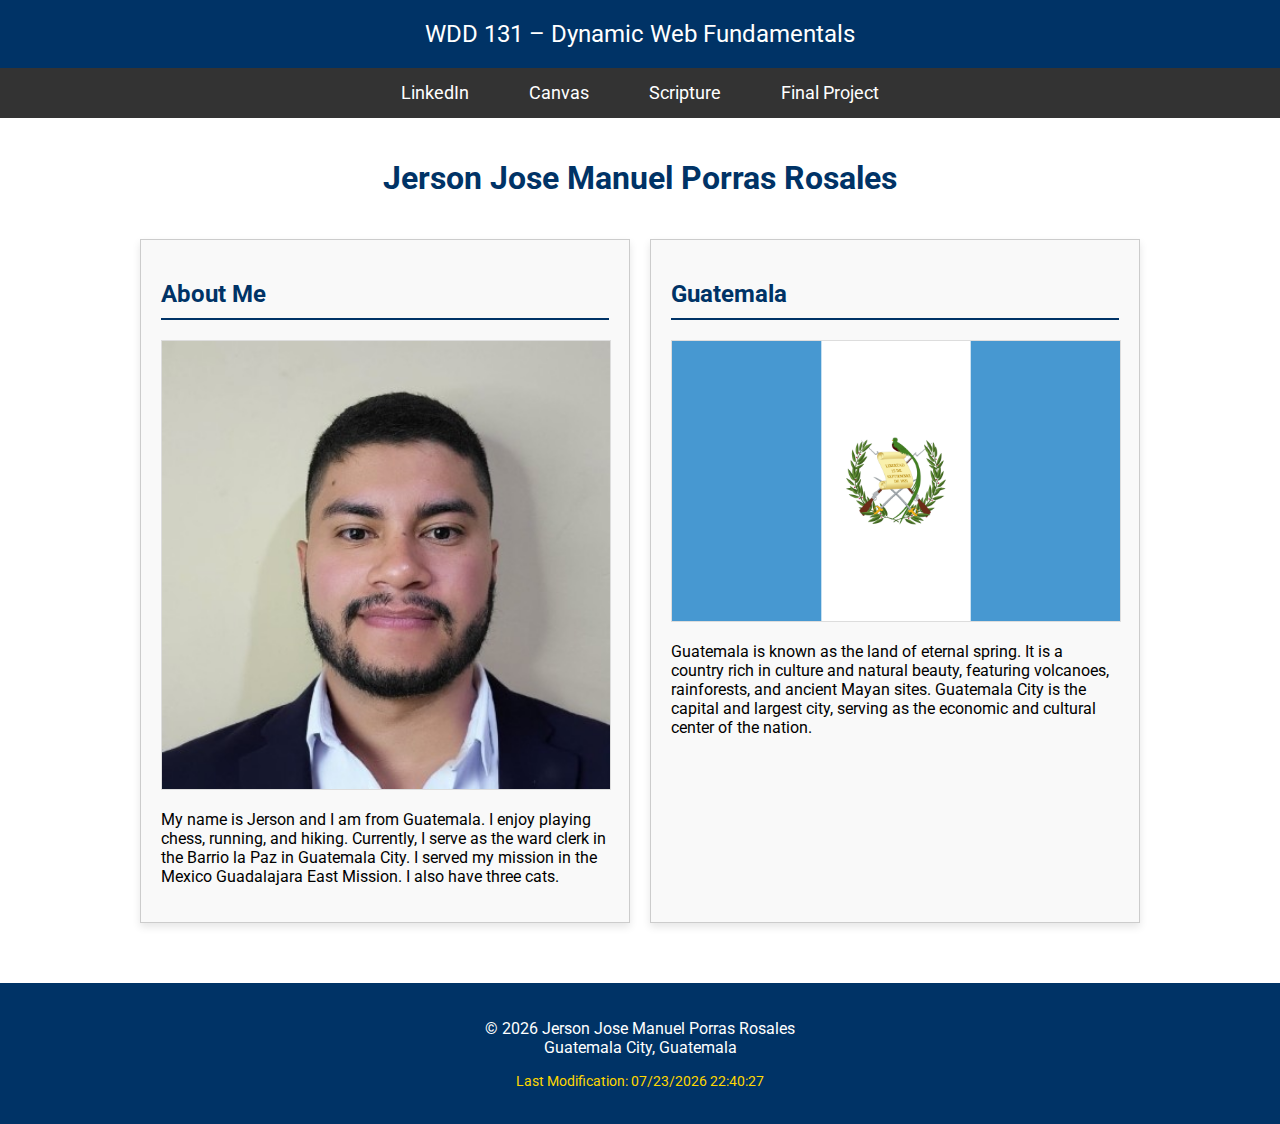
<file: index.html>
<!DOCTYPE html>
<html lang="en-US">
<head>
    <meta charset="utf-8">
    <meta name="viewport" content="width=device-width, initial-scale=1">
    <title>WDD 131 – Dynamic Web Fundamentals – Jerson Jose Manuel Porras Rosales</title>
    
    <meta name="description" content="WDD 131 – Dynamic Web Fundamentals course portal for Jerson Porras. Explore assignments and projects covering HTML, CSS, and JavaScript.">
    
    <meta name="author" content="Jerson Jose Manuel Porras Rosales">
    
    <link rel="preconnect" href="https://fonts.googleapis.com">
    <link rel="preconnect" href="https://fonts.gstatic.com" crossorigin>
    <link href="https://fonts.googleapis.com/css2?family=Roboto&display=swap" rel="stylesheet">

    <link rel="stylesheet" href="styles/base.css">
    <script src="scripts/getdates.js" defer></script>
</head>
<body>
    <header>
        <span id="course-title">WDD 131 – Dynamic Web Fundamentals</span>
        <nav>
            <a href="https://www.linkedin.com/in/jerson-porras-a49b2414b/" target="_blank">LinkedIn</a>
            <a href="https://byupw.instructure.com/" target="_blank">Canvas</a>
            <a href="https://www.churchofjesuschrist.org/study/scriptures/bofm/1-ne/3?lang=eng#p7" target="_blank">Scripture</a>
            <a href="#">Final Project</a>
        </nav>
    </header>
    <main>
        <h1>Jerson Jose Manuel Porras Rosales</h1>
        <section class="card">
            <h2>About Me</h2>
            <img src="images/photoofme.jpg" alt="Jerson Porras">
            <p>My name is Jerson and I am from Guatemala. I enjoy playing chess, running, and hiking. Currently, I serve as the ward clerk in the Barrio la Paz in Guatemala City. I served my mission in the Mexico Guadalajara East Mission. I also have three cats.</p>
        </section>
        <section class="card">
            <h2>Guatemala</h2>
            <img src="images/flag.png" alt="Flag of Guatemala">
            <p>Guatemala is known as the land of eternal spring. It is a country rich in culture and natural beauty, featuring volcanoes, rainforests, and ancient Mayan sites. Guatemala City is the capital and largest city, serving as the economic and cultural center of the nation.</p>
        </section>
    </main>
    <footer>
        <p>
            &copy; <span id="currentyear"></span> Jerson Jose Manuel Porras Rosales <br>
            Guatemala City, Guatemala
        </p>
        <p id="lastModified"></p>
    </footer>
</body>
</html>
</file>
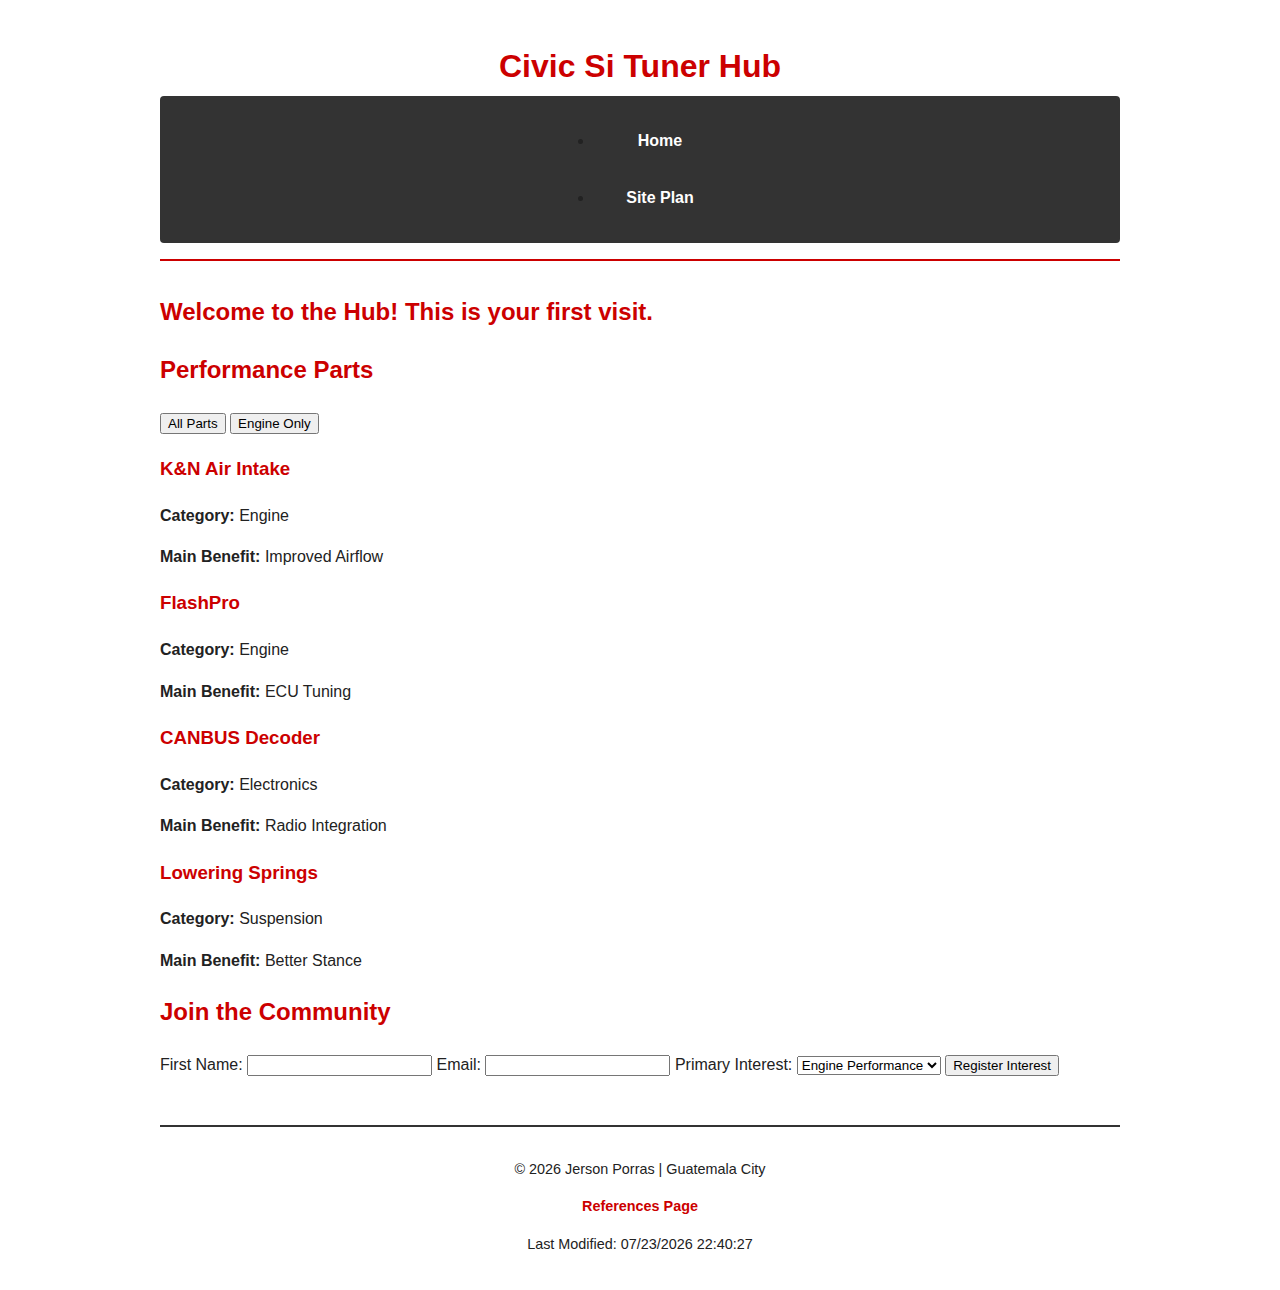
<file: project/index.html>
<!DOCTYPE html>
<html lang="en">
<head>
    <meta charset="UTF-8">
    <meta name="viewport" content="width=device-width, initial-scale=1.0">
    <title>Civic Si Tuner Hub | Home</title>
    <link rel="stylesheet" href="styles/siteplan.css">
    <script src="scripts/siteplan.js" defer></script>
</head>
<body>
    <header>
        <h1>Civic Si Tuner Hub</h1>
        <nav>
            <ul>
                <li><a href="index.html">Home</a></li>
                <li><a href="siteplan.html">Site Plan</a></li>
            </ul>
        </nav>
    </header>
    <main>
        <div id="welcome-msg"></div>
        
        <section>
            <h2>Performance Parts</h2>
            <div id="filter-controls">
                <button id="filter-all">All Parts</button>
                <button id="filter-engine">Engine Only</button>
            </div>
            <div id="item-grid"></div>
        </section>

        <section>
            <h2>Join the Community</h2>
            <form id="contact-form" action="thanks.html" method="get">
                <label for="fname">First Name:</label>
                <input type="text" id="fname" name="fname" required>
                
                <label for="email">Email:</label>
                <input type="email" id="email" name="email" required>
                
                <label for="car-mod">Primary Interest:</label>
                <select id="car-mod" name="car-mod">
                    <option value="engine">Engine Performance</option>
                    <option value="electronics">Electronics/Audio</option>
                    <option value="suspension">Suspension</option>
                </select>
                
                <button type="submit">Register Interest</button>
            </form>
        </section>
    </main>
    <footer>
    <div>
        <p>&copy; 2026 Jerson Porras | Guatemala City</p>
        <p><a href="references.html">References Page</a></p>
        <p id="last-modified"></p>
    </div>
</footer>
</body>
</html>
</file>
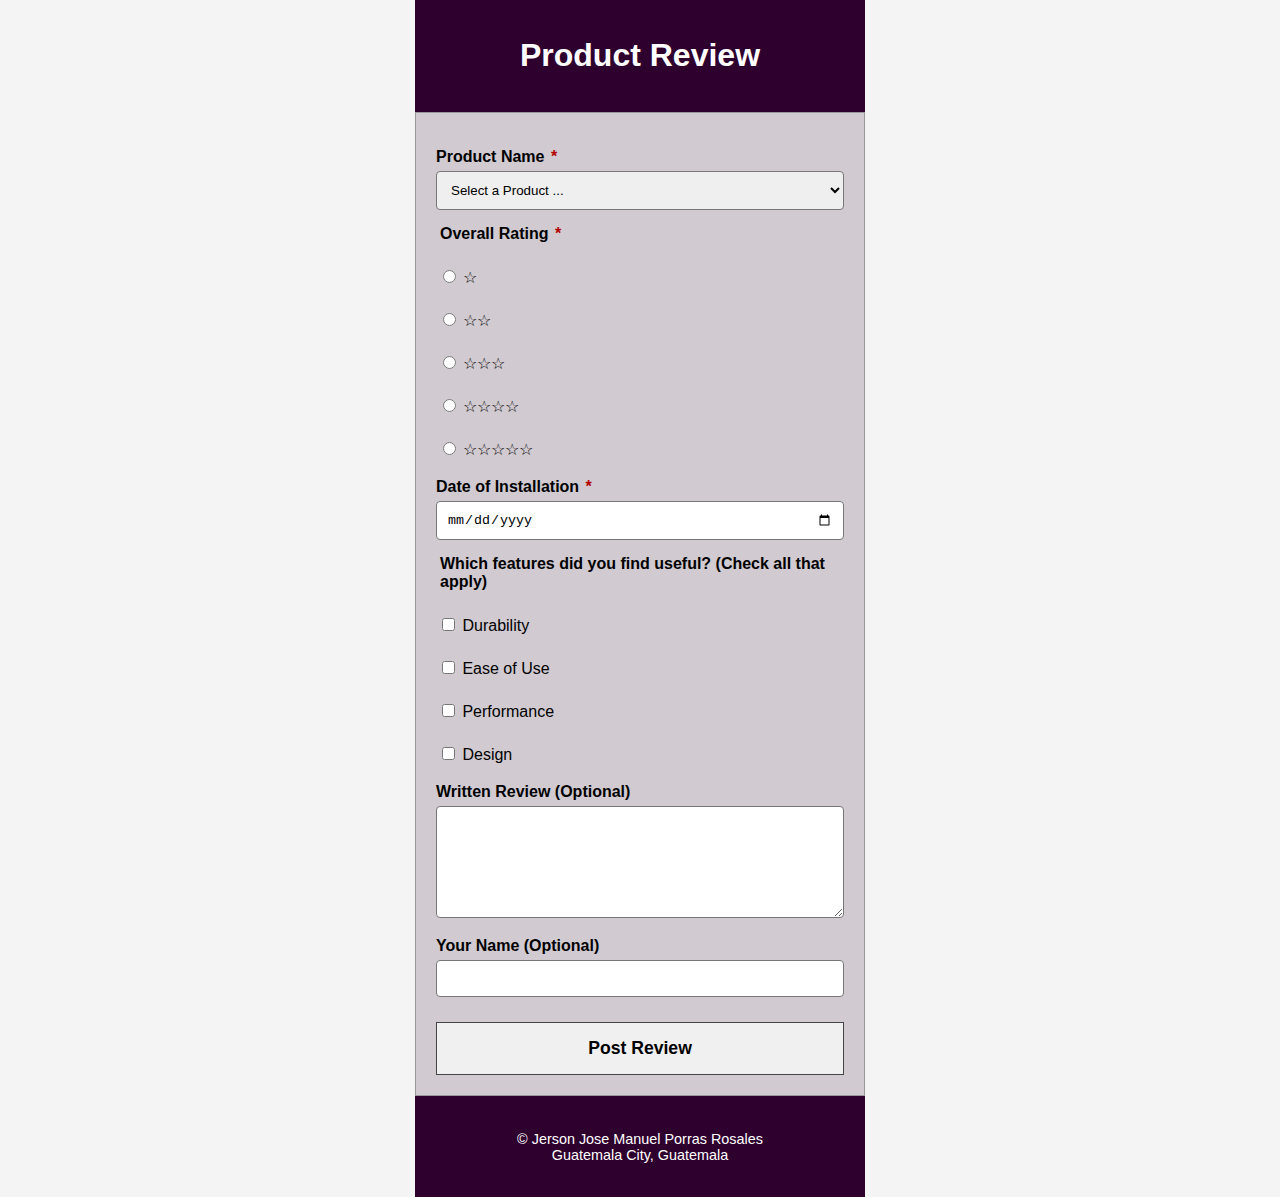
<file: form.html>
<!DOCTYPE html>
<html lang="en">
<head>
    <meta charset="UTF-8">
    <meta name="viewport" content="width=device-width, initial-scale=1.0">
    <title>Product Review Form</title>
    <link rel="stylesheet" href="styles/form.css">
    <script src="scripts/form.js" defer></script>
</head>
<body>
    <header>
        <h1>Product Review</h1>
    </header>

    <main>
        <form method="get" action="review.html" class="review-form">
            <label for="product-name">Product Name <span class="required-star">*</span></label>
            <select id="product-name" name="productName" required>
                <option value="" disabled selected>Select a Product ...</option>
            </select>

            <fieldset class="rating-container">
                <legend>Overall Rating <span class="required-star">*</span></legend>
                <div class="stars">
                    <label><input type="radio" name="rating" value="1" required> ☆</label>
                    <label><input type="radio" name="rating" value="2"> ☆☆</label>
                    <label><input type="radio" name="rating" value="3"> ☆☆☆</label>
                    <label><input type="radio" name="rating" value="4"> ☆☆☆☆</label>
                    <label><input type="radio" name="rating" value="5"> ☆☆☆☆☆</label>
                </div>
            </fieldset>

            <label for="install-date">Date of Installation <span class="required-star">*</span></label>
            <input type="date" id="install-date" name="installDate" required>

            <fieldset class="features-container">
                <legend>Which features did you find useful? (Check all that apply)</legend>
                <label><input type="checkbox" name="features" value="durability"> Durability</label>
                <label><input type="checkbox" name="features" value="ease"> Ease of Use</label>
                <label><input type="checkbox" name="features" value="performance"> Performance</label>
                <label><input type="checkbox" name="features" value="design"> Design</label>
            </fieldset>

            <label for="review">Written Review (Optional)</label>
            <textarea id="review" name="review" rows="6"></textarea>

            <label for="username">Your Name (Optional)</label>
            <input type="text" id="username" name="username">

            <input type="submit" value="Post Review">
        </form>
    </main>

    <footer>
        <p>
            &copy; <span id="currentyear"></span> Jerson Jose Manuel Porras Rosales <br>
            Guatemala City, Guatemala
        </p>
        <p id="lastModified"></p>
    </footer>
</body>
</html>
</file>
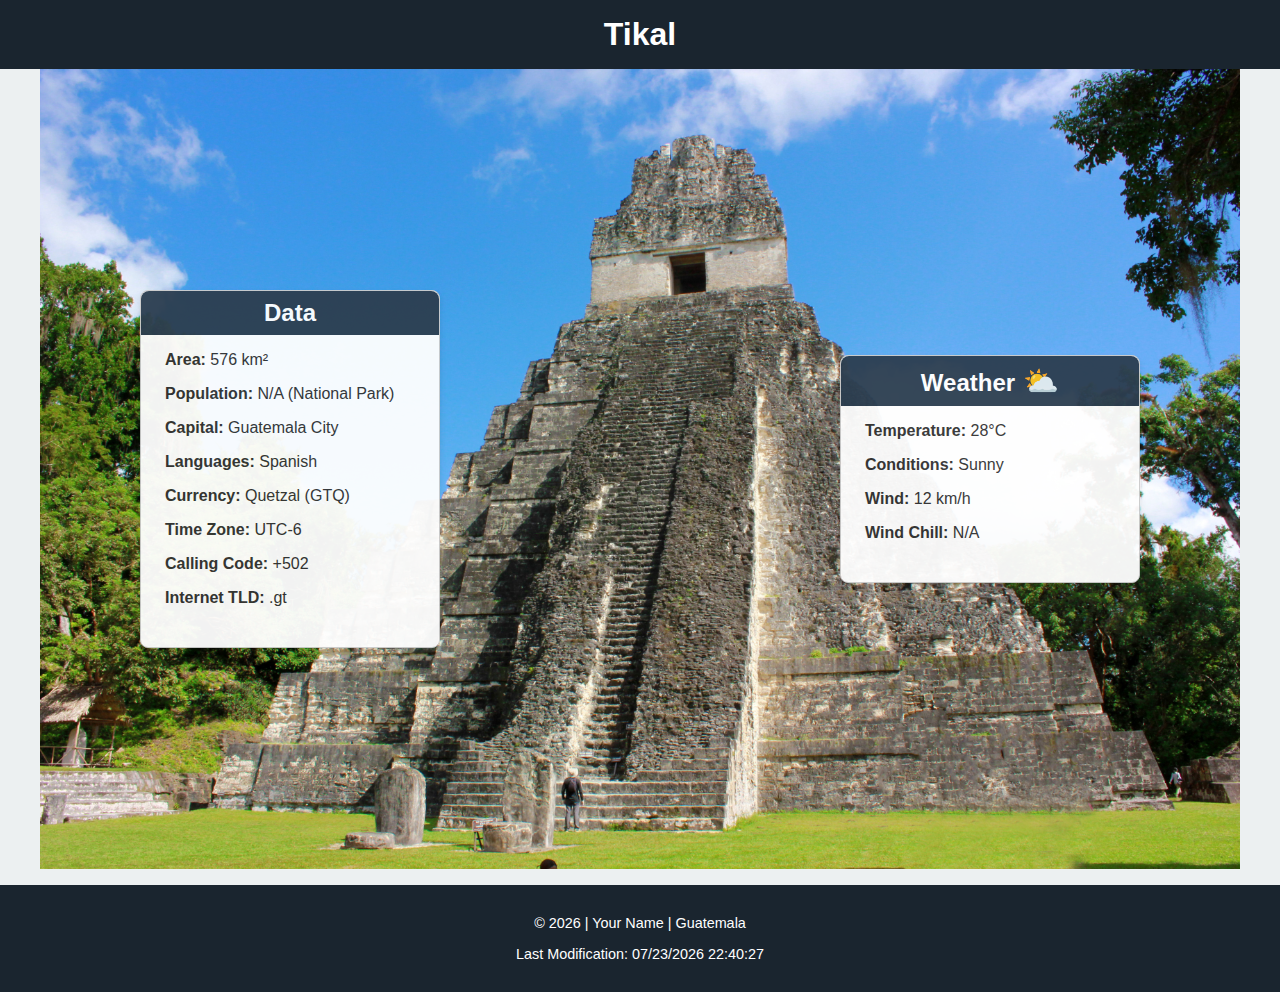
<file: place.html>
<!DOCTYPE html>
<html lang="en">
<head>
    <meta charset="UTF-8">
    <meta name="viewport" content="width=device-width, initial-scale=1.0">
    <title>Tikal Guatemala</title>
    <meta name="description" content="Overview of Tikal National Park in Guatemala including data and weather.">
    <meta name="author" content="Your Name">
    <link rel="stylesheet" href="styles/place.css">
    <script src="scripts/place.js" defer></script>
</head>
<body>
    <header>
        <h1>Tikal</h1>
    </header>
    <main>
        <div class="hero">
            <picture>
                <source srcset="images/hero-large.webp" media="(min-width: 1024px)">
                <img src="images/hero-small.webp" alt="Ruins of Tikal Temple" width="400" height="250">
            </picture>
            <section class="card data">
                <h2>Data</h2>
                <div class="data-content">
                    <p><span class="label">Area:</span> 576 km²</p>
                    <p><span class="label">Population:</span> N/A (National Park)</p>
                    <p><span class="label">Capital:</span> Guatemala City</p>
                    <p><span class="label">Languages:</span> Spanish</p>
                    <p><span class="label">Currency:</span> Quetzal (GTQ)</p>
                    <p><span class="label">Time Zone:</span> UTC-6</p>
                    <p><span class="label">Calling Code:</span> +502</p>
                    <p><span class="label">Internet TLD:</span> .gt</p>
                </div>
            </section>
            <section class="card weather">
                <h2>Weather</h2>
                <div class="weather-icon">
                    <img src="images/weather-icon.svg" alt="Sunny">
                </div>
                <div class="weather-content">
                    <p><span class="label">Temperature:</span> <span id="temp">28</span>°C</p>
                    <p><span class="label">Conditions:</span> Sunny</p>
                    <p><span class="label">Wind:</span> <span id="wind">12</span> km/h</p>
                    <p><span class="label">Wind Chill:</span> <span id="windchill"></span></p>
                </div>
            </section>
        </div>
    </main>
    <footer>
        <p>&copy; <span id="year"></span> | Your Name | Guatemala</p>
        <p id="lastModified"></p>
    </footer>
</body>
</html>
</file>
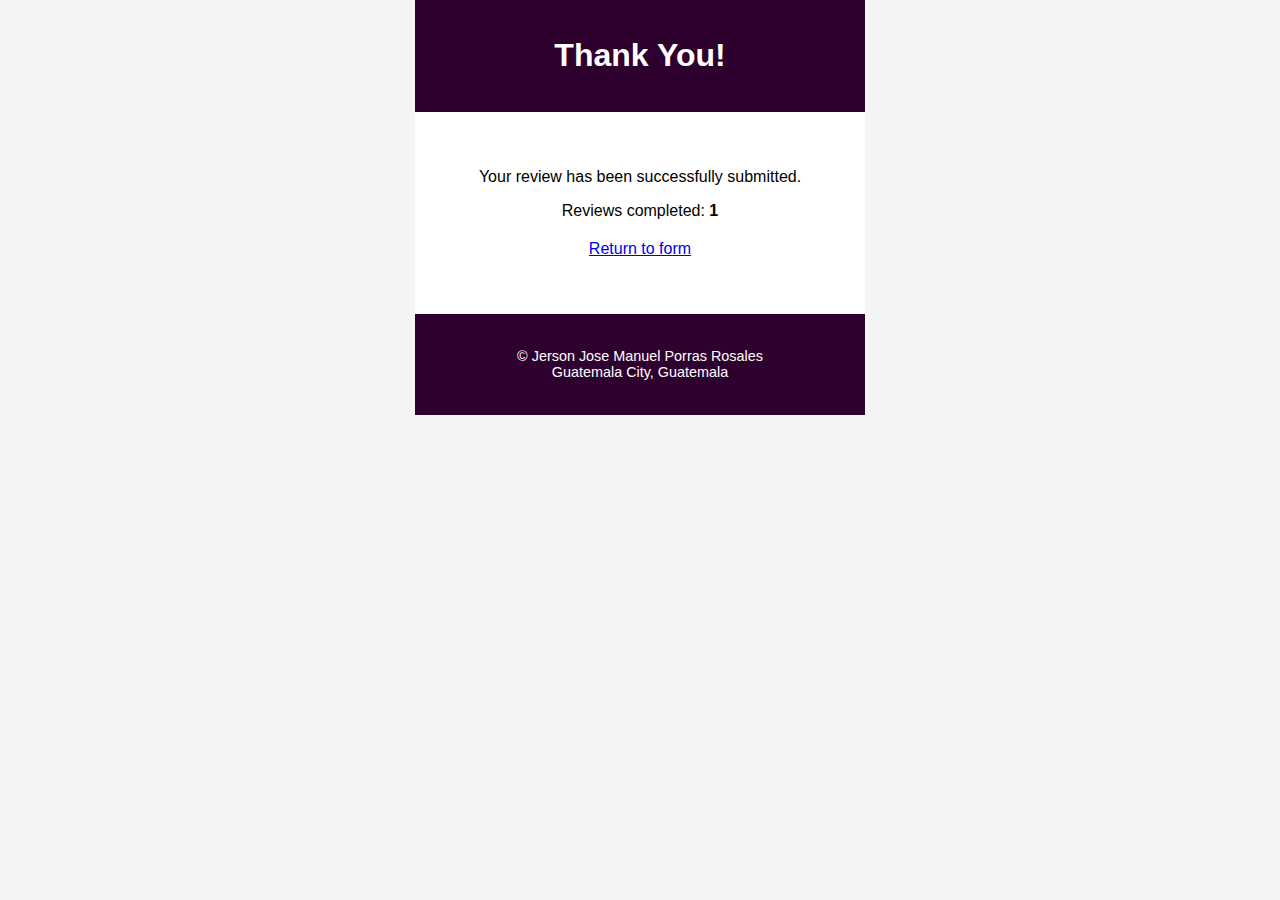
<file: review.html>
<!DOCTYPE html>
<html lang="en">
<head>
    <meta charset="UTF-8">
    <meta name="viewport" content="width=device-width, initial-scale=1.0">
    <title>Submission Confirmed</title>
    <link rel="stylesheet" href="styles/form.css">
    <script src="scripts/form.js" defer></script>
</head>
<body>
    <header>
        <h1>Thank You!</h1>
    </header>
    <main style="padding: 40px; text-align: center; background: #fff; width: 100%; max-width: 450px; box-sizing: border-box;">
        <p>Your review has been successfully submitted.</p>
        <p>Reviews completed: <strong id="review-count"></strong></p>
        <p style="margin-top: 20px;"><a href="form.html">Return to form</a></p>
    </main>
    <footer>
        <p>
            &copy; <span id="currentyear"></span> Jerson Jose Manuel Porras Rosales <br>
            Guatemala City, Guatemala
        </p>
        <p id="lastModified"></p>
    </footer>
    <script>
        let reviewCounter = Number(window.localStorage.getItem("reviewCounter-ls")) || 0;
        reviewCounter++;
        localStorage.setItem("reviewCounter-ls", reviewCounter);
        document.getElementById("review-count").textContent = reviewCounter;
    </script>
</body>
</html>
</file>
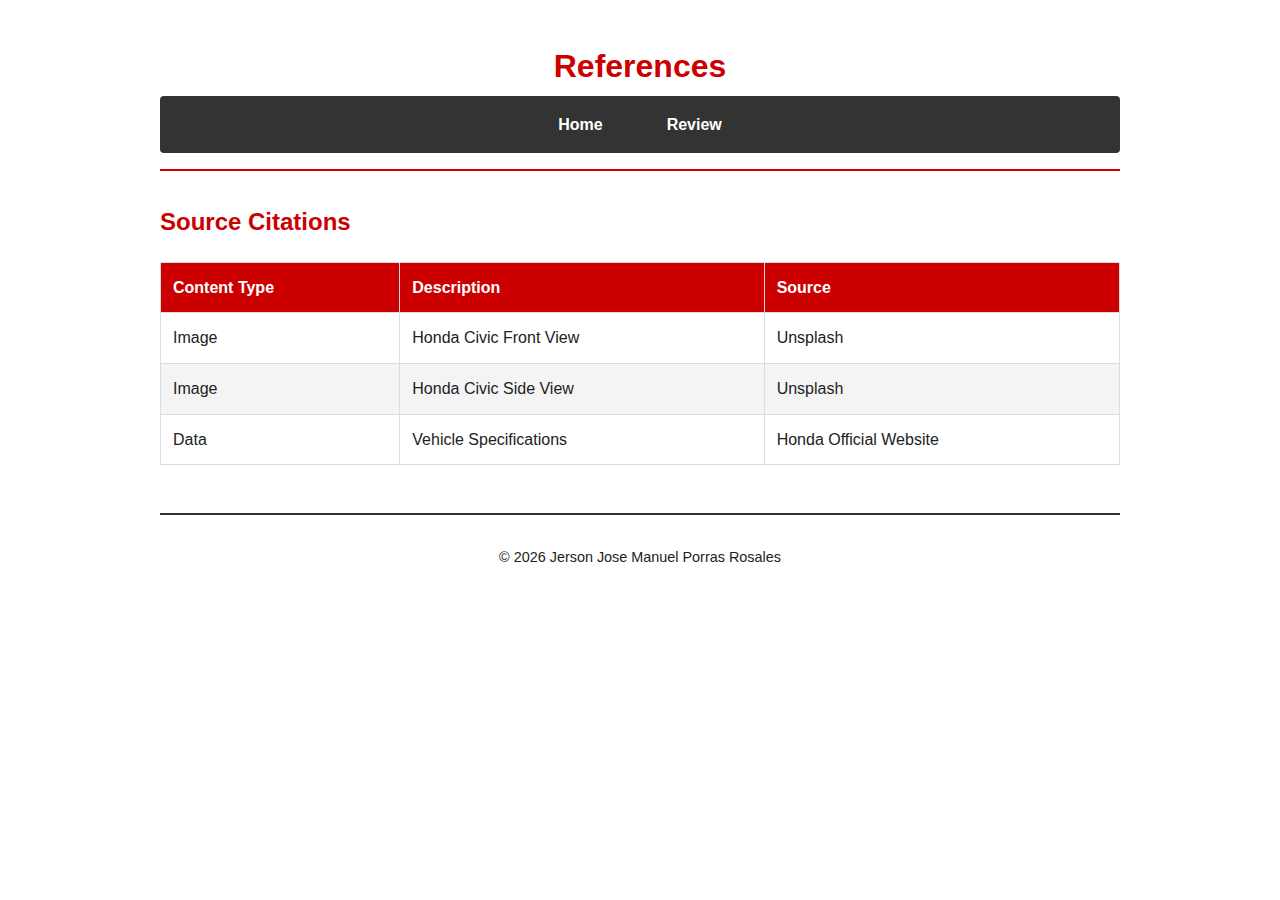
<file: project/references.html>
<!DOCTYPE html>
<html lang="en">
<head>
    <meta charset="UTF-8">
    <meta name="viewport" content="width=device-width, initial-scale=1.0">
    <title>Honda Hub | References</title>
    <link rel="stylesheet" href="styles/siteplan.css">
    <style>
        table {
            width: 100%;
            border-collapse: collapse;
            margin-top: 20px;
        }
        th, td {
            border: 1px solid #ddd;
            padding: 12px;
            text-align: left;
        }
        th {
            background-color: var(--primary-color);
            color: white;
        }
        tr:nth-child(even) {
            background-color: var(--accent-color);
        }
    </style>
</head>
<body>
    <header>
        <h1>References</h1>
        <nav>
            <a href="siteplan.html">Home</a>
            <a href="form.html">Review</a>
        </nav>
    </header>

    <main>
        <h2>Source Citations</h2>
        <table>
            <thead>
                <tr>
                    <th>Content Type</th>
                    <th>Description</th>
                    <th>Source</th>
                </tr>
            </thead>
            <tbody>
                <tr>
                    <td>Image</td>
                    <td>Honda Civic Front View</td>
                    <td>Unsplash</td>
                </tr>
                <tr>
                    <td>Image</td>
                    <td>Honda Civic Side View</td>
                    <td>Unsplash</td>
                </tr>
                <tr>
                    <td>Data</td>
                    <td>Vehicle Specifications</td>
                    <td>Honda Official Website</td>
                </tr>
            </tbody>
        </table>
    </main>

    <footer>
        <p>&copy; <span id="year"></span> Jerson Jose Manuel Porras Rosales</p>
    </footer>

    <script>
        document.getElementById("year").textContent = new Date().getFullYear();
    </script>
</body>
</html>
</file>
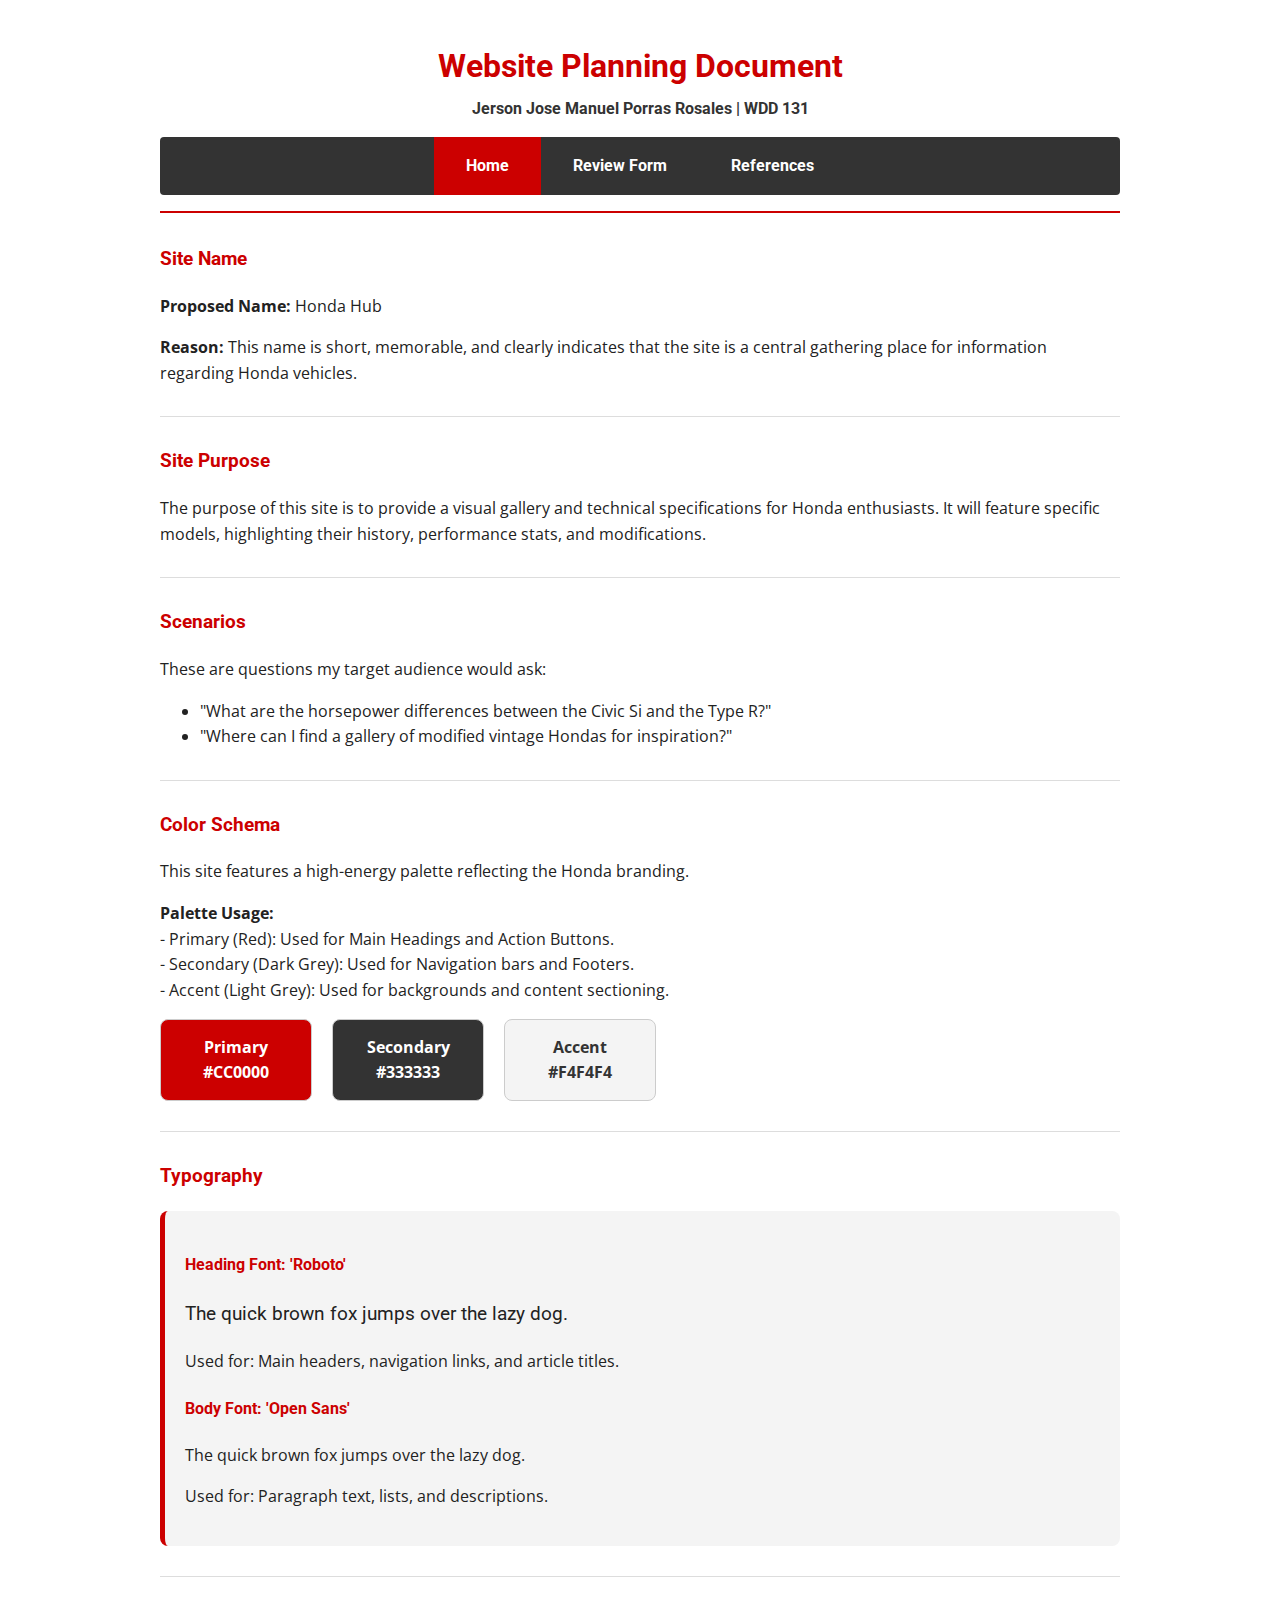
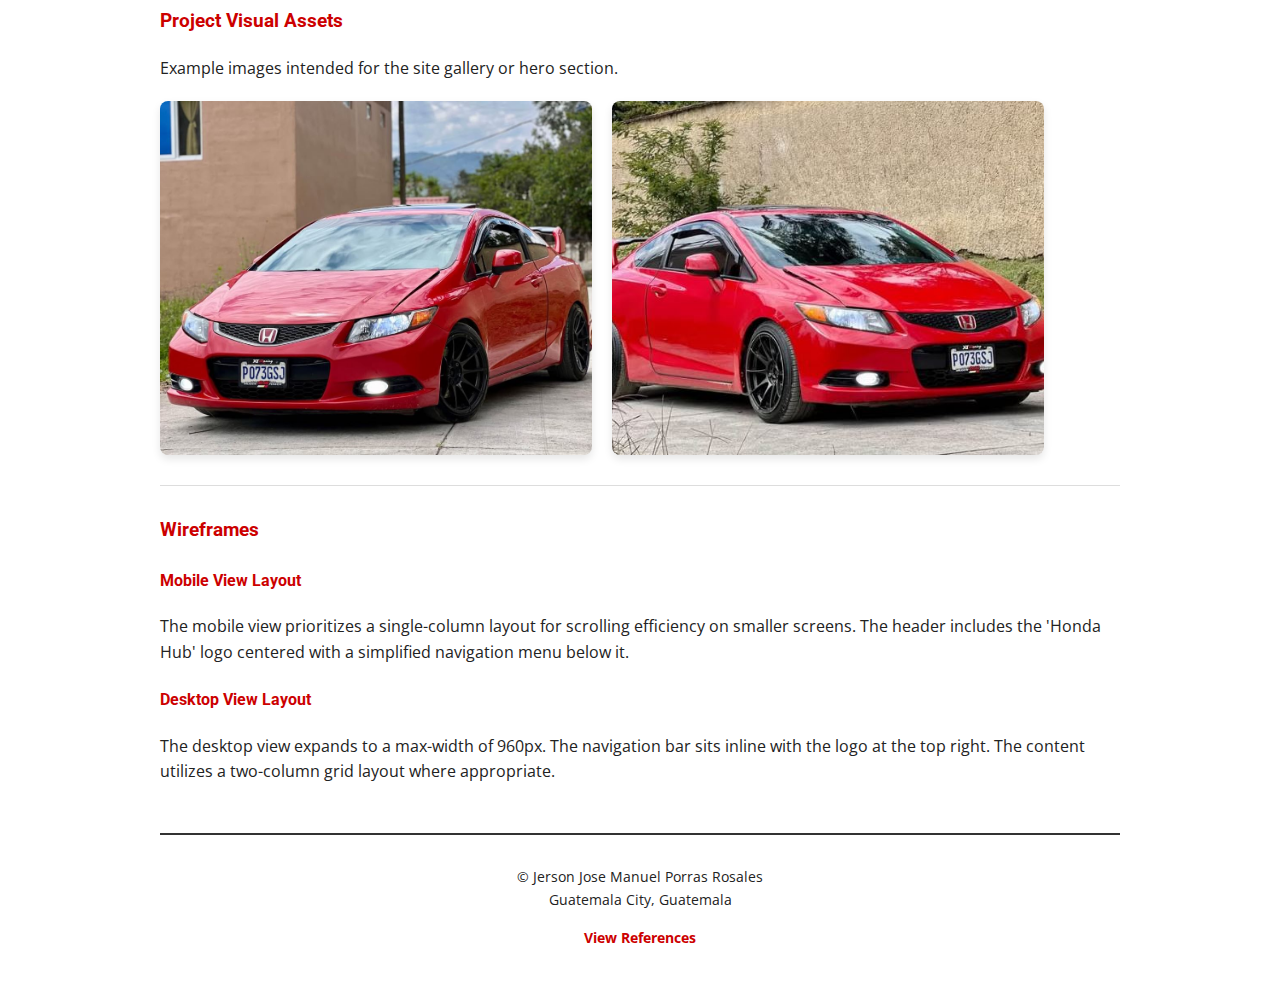
<file: project/siteplan.html>
<!DOCTYPE html>
<html lang="en">
<head>
    <meta charset="UTF-8">
    <meta name="viewport" content="width=device-width, initial-scale=1.0">
    <title>Honda Hub | Website Plan</title>
    <meta name="description" content="Website planning document for Honda Hub, a resource for Honda enthusiasts.">
    <meta name="author" content="Jerson Jose Manuel Porras Rosales">
    <link rel="preconnect" href="https://fonts.googleapis.com">
    <link rel="preconnect" href="https://fonts.gstatic.com" crossorigin>
    <link href="https://fonts.googleapis.com/css2?family=Open+Sans&family=Roboto:wght@700&display=swap" rel="stylesheet">
    <link rel="stylesheet" href="styles/siteplan.css">
    <script src="scripts/siteplan.js" defer></script>
</head>
<body>
    <header>
        <div class="header-content">
            <h1>Website Planning Document</h1>
            <h2>Jerson Jose Manuel Porras Rosales | WDD 131</h2>
        </div>
        <nav>
            <a href="siteplan.html" class="active">Home</a>
            <a href="form.html">Review Form</a>
            <a href="references.html">References</a>
        </nav>
    </header>

    <main>
        <section>
            <h3>Site Name</h3>
            <p><strong>Proposed Name:</strong> Honda Hub</p>
            <p><strong>Reason:</strong> This name is short, memorable, and clearly indicates that the site is a central gathering place for information regarding Honda vehicles.</p>
        </section>

        <hr>

        <section>
            <h3>Site Purpose</h3>
            <p>The purpose of this site is to provide a visual gallery and technical specifications for Honda enthusiasts. It will feature specific models, highlighting their history, performance stats, and modifications.</p>
        </section>

        <hr>

        <section>
            <h3>Scenarios</h3>
            <p>These are questions my target audience would ask:</p>
            <ul class="scenarios">
                <li>"What are the horsepower differences between the Civic Si and the Type R?"</li>
                <li>"Where can I find a gallery of modified vintage Hondas for inspiration?"</li>
            </ul>
        </section>

        <hr>

        <section>
            <h3>Color Schema</h3>
            <p>This site features a high-energy palette reflecting the Honda branding.</p>
            <p>
                <strong>Palette Usage:</strong><br>
                - Primary (Red): Used for Main Headings and Action Buttons.<br>
                - Secondary (Dark Grey): Used for Navigation bars and Footers.<br>
                - Accent (Light Grey): Used for backgrounds and content sectioning.
            </p>
            
            <div class="color-palette">
                <div class="swatch primary">
                    <span>Primary</span>
                    <span>#CC0000</span>
                </div>
                <div class="swatch secondary">
                    <span>Secondary</span>
                    <span>#333333</span>
                </div>
                <div class="swatch accent">
                    <span>Accent</span>
                    <span>#F4F4F4</span>
                </div>
            </div>
        </section>

        <hr>

        <section>
            <h3>Typography</h3>
            <div class="typography-example">
                <h4>Heading Font: 'Roboto'</h4>
                <p class="font-heading-example">The quick brown fox jumps over the lazy dog.</p>
                <p>Used for: Main headers, navigation links, and article titles.</p>
                
                <h4>Body Font: 'Open Sans'</h4>
                <p class="font-body-example">The quick brown fox jumps over the lazy dog.</p>
                <p>Used for: Paragraph text, lists, and descriptions.</p>
            </div>
        </section>

        <hr>

        <section>
            <h3>Project Visual Assets</h3>
            <p>Example images intended for the site gallery or hero section.</p>
            <div class="asset-container">
                <img src="images/honda.jpg" alt="Red Honda Civic front view" class="asset-img" loading="lazy">
                <img src="images/honda2.jpg" alt="Red Honda Civic side view" class="asset-img" loading="lazy">
            </div>
        </section>

        <hr>
        
        <section>
            <h3>Wireframes</h3>
            <div class="wireframe-description">
                <h4>Mobile View Layout</h4>
                <p>The mobile view prioritizes a single-column layout for scrolling efficiency on smaller screens. The header includes the 'Honda Hub' logo centered with a simplified navigation menu below it.</p>
                
                <h4>Desktop View Layout</h4>
                <p>The desktop view expands to a max-width of 960px. The navigation bar sits inline with the logo at the top right. The content utilizes a two-column grid layout where appropriate.</p>
            </div>
        </section>
    </main>

    <footer>
        <p>
            &copy; <span id="currentyear"></span> Jerson Jose Manuel Porras Rosales <br>
            Guatemala City, Guatemala
        </p>
        <p><a href="references.html">View References</a></p>
        <p id="lastModified"></p>
    </footer>
</body>
</html>
</file>
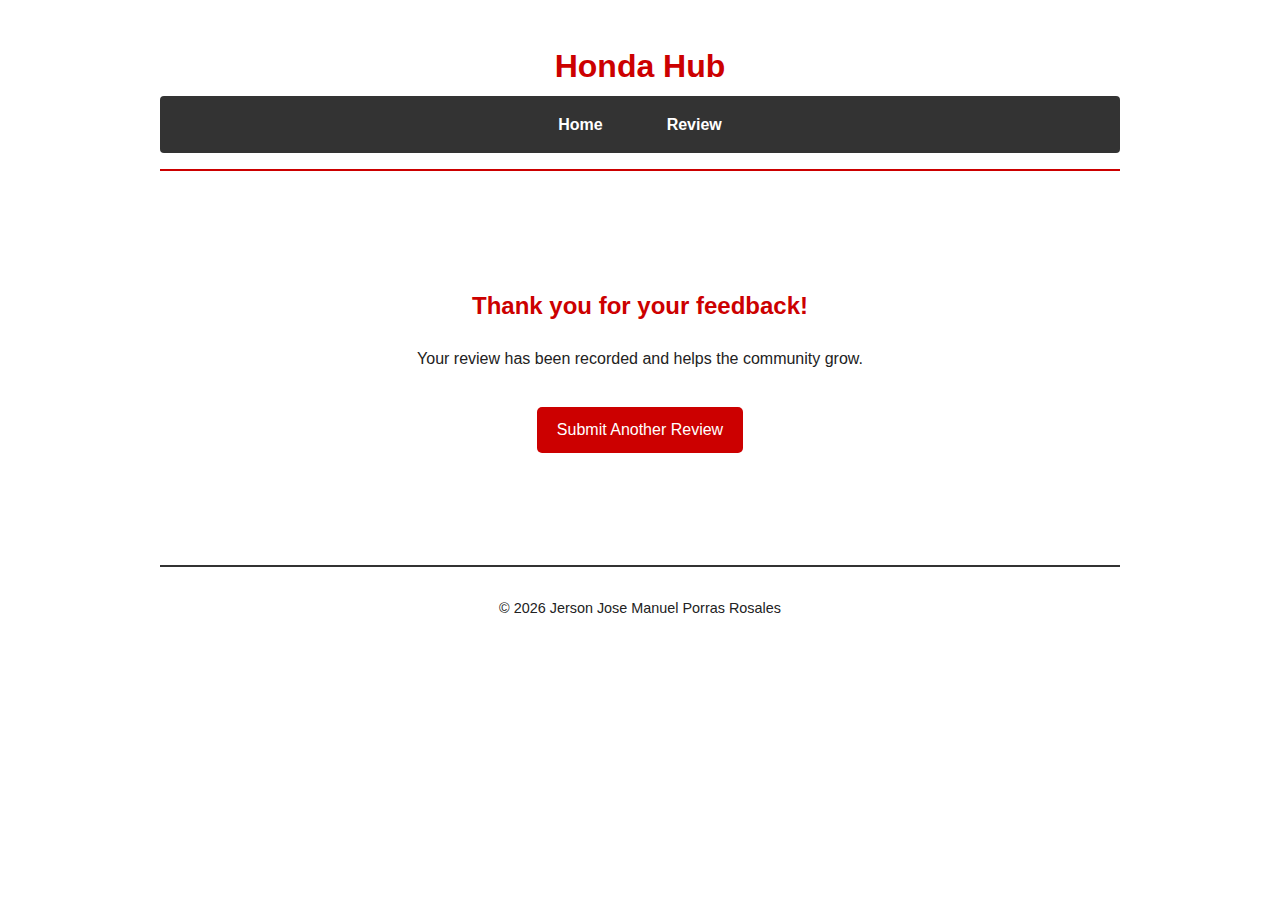
<file: project/thanks.html>
<!DOCTYPE html>
<html lang="en">
<head>
    <meta charset="UTF-8">
    <meta name="viewport" content="width=device-width, initial-scale=1.0">
    <title>Thank You!</title>
    <link rel="stylesheet" href="styles/siteplan.css">
    <style>
        .thank-you-container {
            text-align: center;
            padding: 4rem 2rem;
        }
        .btn {
            display: inline-block;
            background-color: var(--primary-color);
            color: white;
            padding: 10px 20px;
            text-decoration: none;
            border-radius: 5px;
            margin-top: 20px;
        }
    </style>
</head>
<body>
    <header>
        <h1>Honda Hub</h1>
        <nav>
            <a href="siteplan.html">Home</a>
            <a href="form.html">Review</a>
        </nav>
    </header>
    <main class="thank-you-container">
        <h2>Thank you for your feedback!</h2>
        <p>Your review has been recorded and helps the community grow.</p>
        <a href="form.html" class="btn">Submit Another Review</a>
    </main>
    <footer>
        <p>&copy; <span id="year"></span> Jerson Jose Manuel Porras Rosales</p>
    </footer>

    <script>
        document.getElementById("year").textContent = new Date().getFullYear();

        let currentCount = localStorage.getItem("hondaHubReviewCount");
        if (!currentCount) {
            currentCount = 0;
        }
        currentCount = parseInt(currentCount) + 1;
        localStorage.setItem("hondaHubReviewCount", currentCount);
    </script>
</body>
</html>
</file>
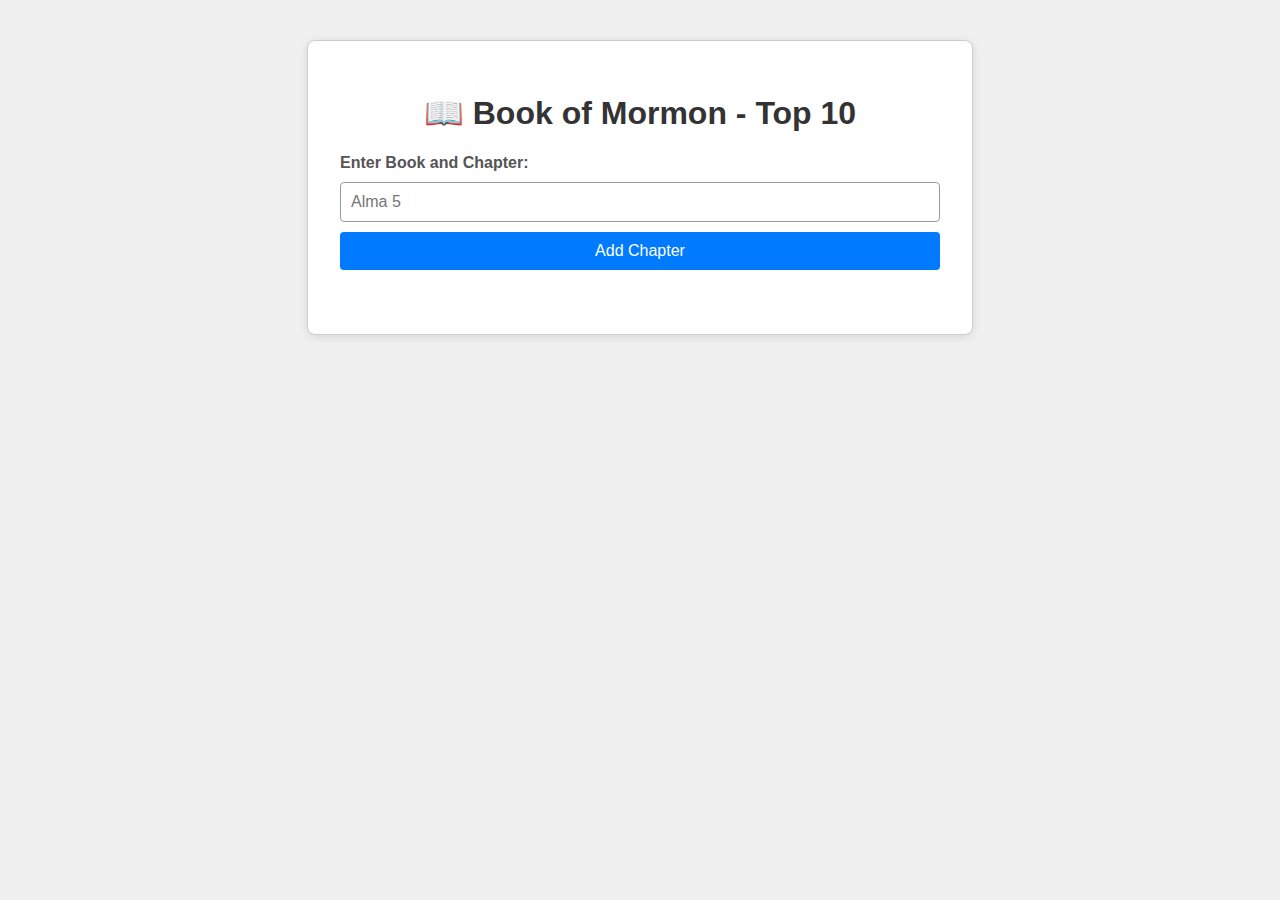
<file: week02/bom.html>
<!DOCTYPE html>
<html lang="en">
<head>
    <meta charset="UTF-8">
    <meta name="viewport" content="width=device-width, initial-scale=1.0">
    <title>Book of Mormon - Top 10</title>
    <meta name="description" content="A simple application to list favorite Book of Mormon chapters.">
    <meta name="author" content="Jerson Jose Manuel Porras Rosales"> 
    <link rel="stylesheet" href="styles/bom.css">
    <script src="scripts/bom.js" defer></script>
</head>
<body>
    <main>
        <h1>📖 Book of Mormon - Top 10</h1>
        <div class="input-container">
            <label for="favchap">Enter Book and Chapter:</label>
            <input type="text" id="favchap" placeholder="Alma 5">
            <button type="submit">Add Chapter</button>
        </div>
        <ul id="list"></ul>
    </main>
</body>
</html>
</file>
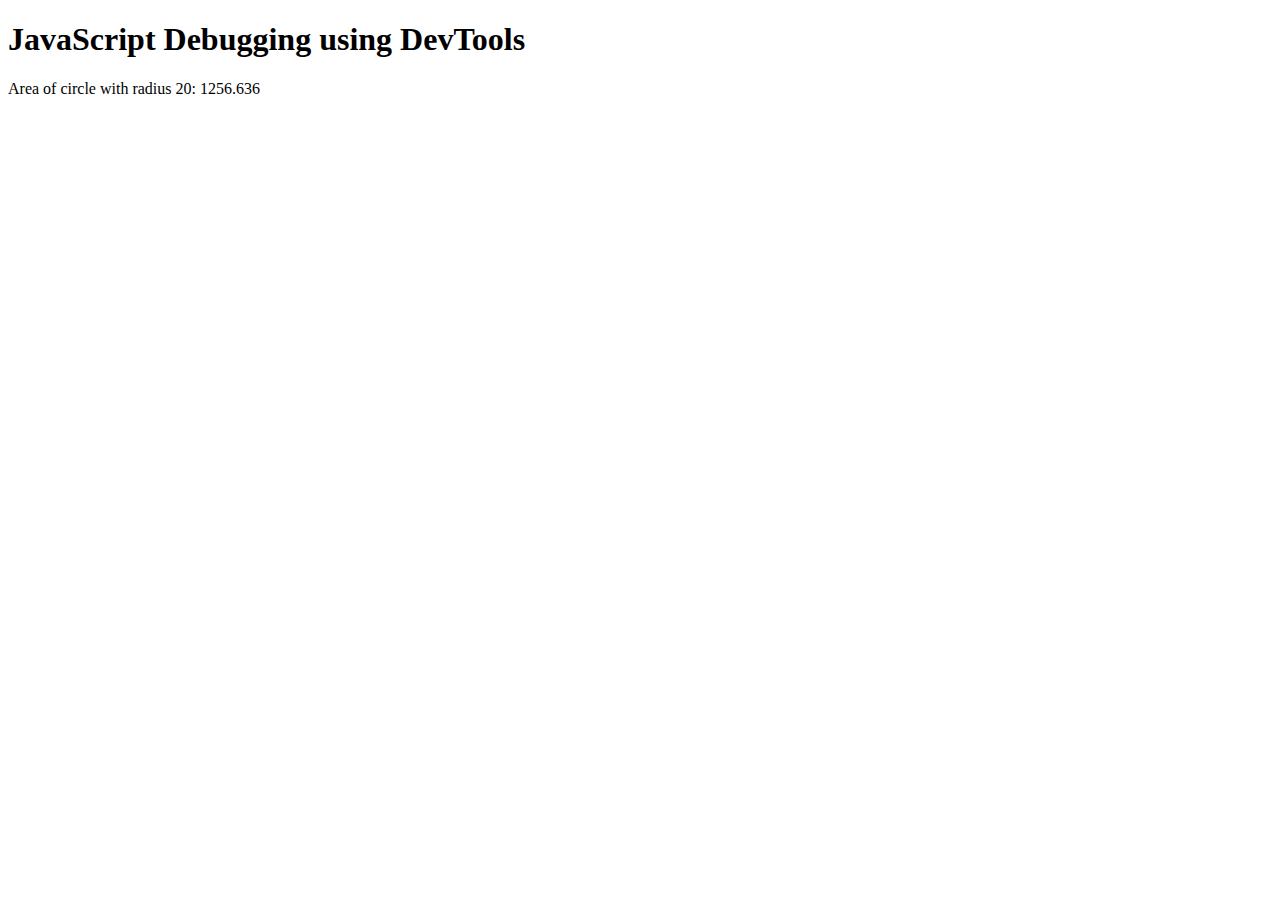
<file: week02/debugging.html>
<!DOCTYPE html>
<html lang="en">
<head>
    <meta charset="UTF-8">
    <meta name="viewport" content="width=device-width, initial-scale=1.0">
    <title>Debugging Activity</title>
    <script src="scripts/debugging.js" defer></script>
</head>
<body>
    <h1>JavaScript Debugging using DevTools</h1>
    <p>Area of circle with radius <span id="radius"></span>: <span id="area"></span></p>
</body>
</html>
</file>
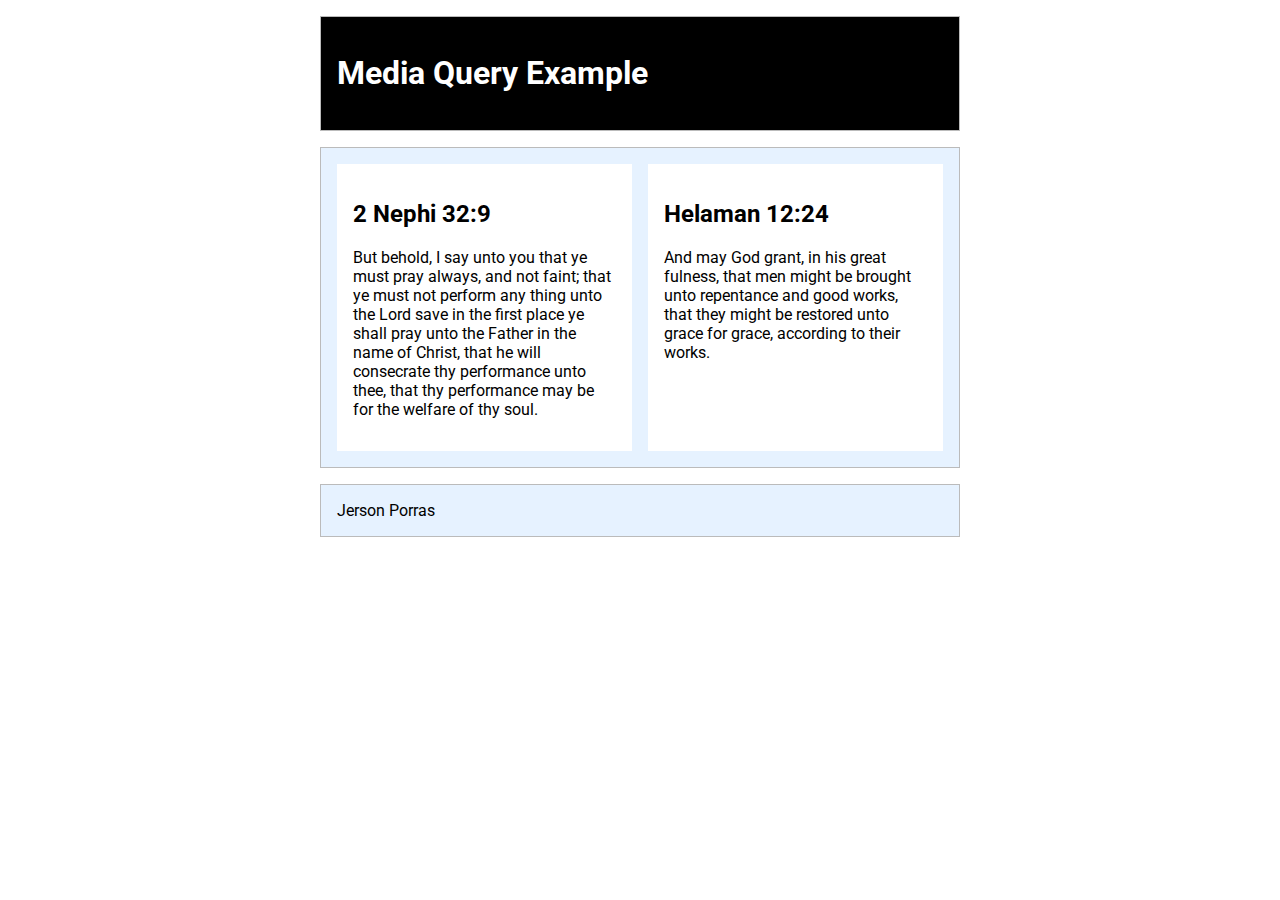
<file: week02/media-query.html>
<!DOCTYPE html>
<html lang="en">
<head>
    <meta charset="utf-8">
    <meta name="viewport" content="width=device-width, initial-scale=1.0">
    <title>WDD 131 – Media Query Example</title>
    <meta name="description" content="Media query learning activity example page.">
    <meta name="author" content="[Your Full Name Here]">
    <link rel="preconnect" href="https://fonts.googleapis.com">
    <link rel="preconnect" href="https://fonts.gstatic.com" crossorigin>
    <link href="https://fonts.googleapis.com/css2?family=Roboto&display=swap" rel="stylesheet">
    <link rel="stylesheet" href="styles/media-query.css">
    <link rel="stylesheet" href="styles/media-query-large.css">
</head>
<body>
    <header>
        <h1>Media Query Example</h1>
    </header>
    <main>
        <section>
            <h2>2 Nephi 32:9</h2>
            <p>But behold, I say unto you that ye must pray always, and not faint; that ye must not perform any thing unto the Lord save in the first place ye shall pray unto the Father in the name of Christ, that he will consecrate thy performance unto thee, that thy performance may be for the welfare of thy soul.</p>
        </section>
        <section>
            <h2>Helaman 12:24</h2>
            <p>And may God grant, in his great fulness, that men might be brought unto repentance and good works, that they might be restored unto grace for grace, according to their works.</p>
        </section>
    </main>
    <footer>
        Jerson Porras
    </footer>
</body>
</html>
</file>
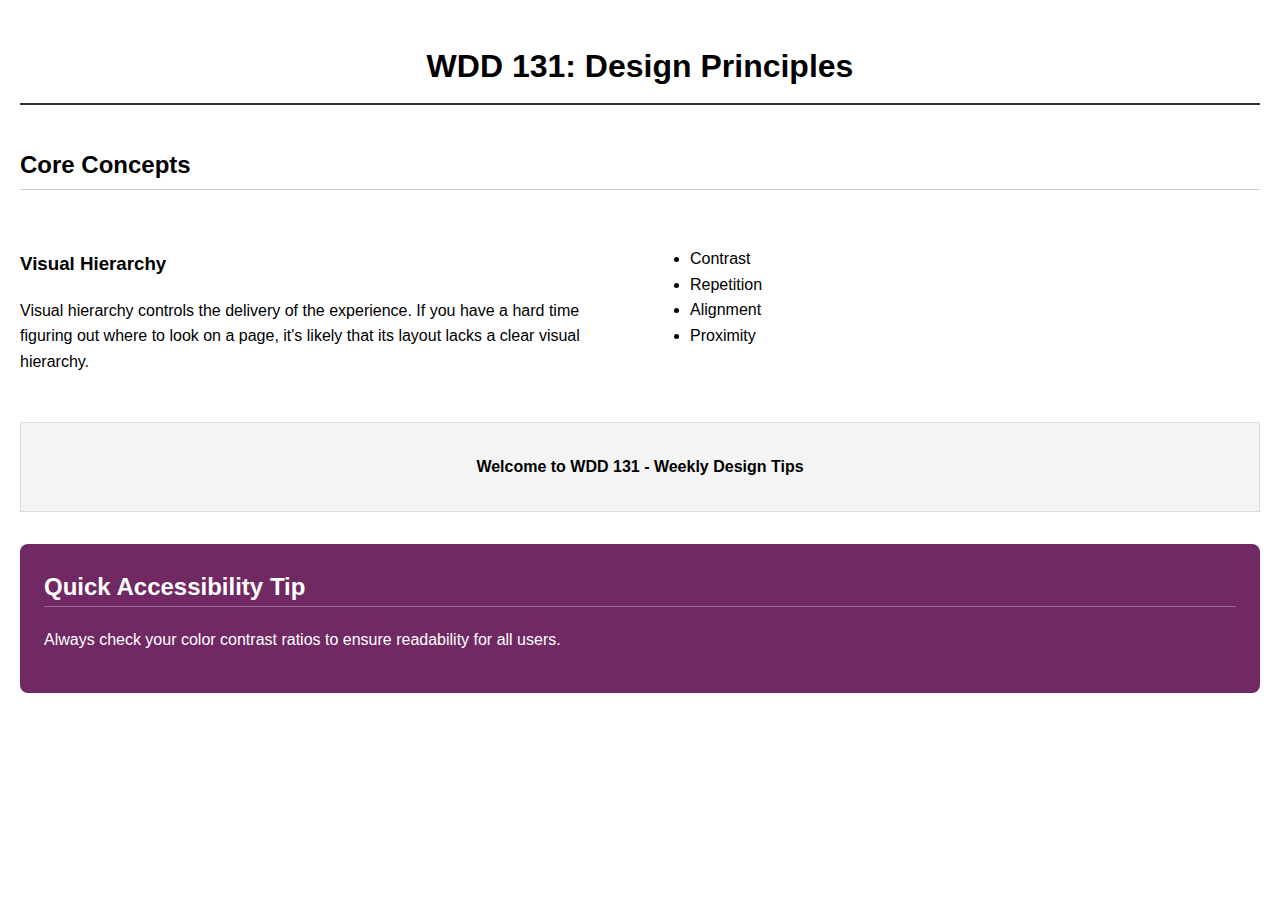
<file: week03/design.html>
<!DOCTYPE html>
<html lang="en">
<head>
    <meta charset="UTF-8">
    <meta name="viewport" content="width=device-width, initial-scale=1.0">
    <title>WDD 131 - Design Principles</title>
    <link rel="stylesheet" href="styles/design.css">
</head>
<body>
    <header>
        <h1>WDD 131: Design Principles</h1>
    </header>

    <main>
        <h2>Core Concepts</h2>
        <article>
            <h3>Visual Hierarchy</h3>
            <p>Visual hierarchy controls the delivery of the experience. If you have a hard time figuring out where to look on a page, it's likely that its layout lacks a clear visual hierarchy.</p>
        </article>
        <ul>
            <li>Contrast</li>
            <li>Repetition</li>
            <li>Alignment</li>
            <li>Proximity</li>
        </ul>
    </main>

    <div class="banner">
        <p>Welcome to WDD 131 - Weekly Design Tips</p>
    </div>

    <div class="callout">
        <h2>Quick Accessibility Tip</h2>
        <p>Always check your color contrast ratios to ensure readability for all users.</p>
    </div>
</body>
</html>
</file>
<file: styles/base.css>
body {
    font-family: 'Roboto', sans-serif;
    margin: 0;
    padding: 0;
}

header {
    background-color: #003366;
    color: white;
}

#course-title {
    display: block;
    text-align: center;
    font-size: 1.5rem;
    padding: 20px;
}

nav {
    display: flex;
    justify-content: center;
    background-color: #333;
}

nav a {
    color: white;
    text-decoration: none;
    padding: 15px 30px;
    font-size: 1.1rem;
}

nav a:hover {
    background-color: #555;
    color: #ffd700;
}

main {
    max-width: 1000px;
    margin: 0 auto;
    padding: 20px;
    display: grid;
    grid-template-columns: 1fr 1fr;
    gap: 20px;
}

h1 {
    grid-column: 1 / 3;
    text-align: center;
    color: #003366;
}

.card {
    border: 1px solid #ccc;
    padding: 20px;
    background-color: #f9f9f9;
    box-shadow: 0 4px 8px rgba(0,0,0,0.1);
}

.card h2 {
    color: #003366;
    border-bottom: 2px solid #003366;
    padding-bottom: 10px;
}

.card img {
    width: 100%;
    height: auto;
    border: 1px solid #ddd;
}

footer {
    background-color: #003366;
    color: white;
    text-align: center;
    padding: 20px;
    margin-top: 40px;
}

#lastModified {
    color: #ffd700;
    font-size: 0.9rem;
}
</file>
<file: project/styles/siteplan.css>
:root {
    --primary-color: #CC0000;
    --secondary-color: #333333;
    --accent-color: #F4F4F4;
    --text-color: #222222;
    
    --heading-font: 'Roboto', sans-serif;
    --body-font: 'Open Sans', sans-serif;
}

body {
    font-family: var(--body-font);
    color: var(--text-color);
    background-color: #ffffff;
    max-width: 960px;
    margin: 0 auto;
    padding: 20px;
    line-height: 1.6;
}

h1, h2, h3, h4 {
    font-family: var(--heading-font);
    color: var(--primary-color);
}

header {
    border-bottom: 2px solid var(--primary-color);
    margin-bottom: 2rem;
    padding-bottom: 1rem;
    display: flex;
    flex-direction: column;
    align-items: center;
    text-align: center;
}

header h1 {
    margin-bottom: 0.2rem;
}

header h2 {
    font-size: 1rem;
    color: var(--secondary-color);
    margin-top: 0;
    margin-bottom: 1rem;
}

nav {
    background-color: var(--secondary-color);
    width: 100%;
    display: flex;
    justify-content: center;
    padding: 0;
    border-radius: 4px;
}

nav a {
    display: block;
    color: #ffffff;
    text-decoration: none;
    padding: 1rem 2rem;
    font-family: var(--heading-font);
    font-weight: bold;
    transition: background-color 0.3s ease;
}

nav a:hover {
    background-color: var(--primary-color);
    color: white;
}

nav a.active {
    background-color: var(--primary-color);
}

hr {
    border: 0;
    height: 1px;
    background: #ddd;
    margin: 30px 0;
}

.color-palette {
    display: flex;
    gap: 20px;
    margin-top: 10px;
    flex-wrap: wrap;
}

.swatch {
    width: 150px;
    height: 80px;
    border: 1px solid #ccc;
    display: flex;
    flex-direction: column;
    justify-content: center;
    align-items: center;
    border-radius: 8px;
    font-weight: bold;
}

.swatch.primary {
    background-color: var(--primary-color);
    color: white;
}

.swatch.secondary {
    background-color: var(--secondary-color);
    color: white;
}

.swatch.accent {
    background-color: var(--accent-color);
    color: var(--secondary-color);
}

.typography-example {
    background-color: var(--accent-color);
    padding: 20px;
    border-radius: 8px;
    border-left: 5px solid var(--primary-color);
}

.font-heading-example {
    font-family: var(--heading-font);
    font-size: 1.2rem;
}

.font-body-example {
    font-family: var(--body-font);
}

.asset-container {
    display: flex;
    gap: 20px;
    flex-wrap: wrap;
    margin-top: 20px;
}

.asset-img {
    max-width: 45%;
    height: auto;
    border-radius: 8px;
    box-shadow: 0 4px 8px rgba(0,0,0,0.1);
    flex-grow: 1;
    object-fit: cover;
}

footer {
    margin-top: 3rem;
    border-top: 2px solid var(--secondary-color);
    padding-top: 1rem;
    text-align: center;
    font-size: 0.9rem;
}

footer a {
    color: var(--primary-color);
    text-decoration: none;
    font-weight: bold;
}

footer a:hover {
    text-decoration: underline;
}

@media (max-width: 600px) {
    nav {
        flex-direction: column;
    }
    
    nav a {
        width: 100%;
        box-sizing: border-box;
        text-align: center;
        border-bottom: 1px solid #444;
    }

    .asset-img {
        max-width: 100%;
    }
}
</file>
<file: styles/form.css>
:root {
    --primary-bg: #2e002e;
    --form-bg: #d1cbd1;
    --text-color: #000;
}

body {
    font-family: Arial, sans-serif;
    display: flex;
    flex-direction: column;
    align-items: center;
    margin: 0;
    background-color: #f4f4f4;
}

header {
    background-color: var(--primary-bg);
    color: white;
    width: 100%;
    max-width: 450px;
    text-align: center;
    padding: 1rem 0;
}

.review-form {
    background-color: var(--form-bg);
    width: 100%;
    max-width: 450px;
    padding: 20px;
    box-sizing: border-box;
    border: 1px solid #999;
}

label {
    display: block;
    margin-top: 15px;
    font-weight: bold;
}

.required-star {
    color: #b30000;
    margin-left: 2px;
}

select, input[type="date"], input[type="text"], textarea {
    width: 100%;
    padding: 10px;
    margin-top: 5px;
    border: 1px solid #777;
    border-radius: 4px;
    box-sizing: border-box;
}

fieldset {
    border: none;
    padding: 0;
    margin-top: 15px;
}

legend {
    font-weight: bold;
    margin-bottom: 5px;
}

.stars label, .features-container label {
    display: block;
    padding: 4px 0;
    font-weight: normal;
}

input[type="submit"] {
    width: 100%;
    margin-top: 25px;
    padding: 15px;
    font-weight: bold;
    font-size: 1.1rem;
    cursor: pointer;
    background-color: #f0f0f0;
    border: 1px solid #444;
    transition: background 0.3s;
}

input[type="submit"]:hover {
    background-color: #e0e0e0;
}

footer {
    background-color: var(--primary-bg);
    color: white;
    width: 100%;
    max-width: 450px;
    text-align: center;
    padding: 20px 0;
    font-size: 0.9rem;
}
</file>
<file: styles/place.css>
:root {
    --primary-color: #2c3e50;
    --secondary-color: #ffffff;
    --accent-color: #e67e22;
    --bg-color: #ecf0f1;
    --header-footer-bg: #1a252f;
    --text-color: #333;
}

body {
    font-family: 'Open Sans', sans-serif;
    margin: 0;
    padding: 0;
    background-color: var(--bg-color);
    color: var(--text-color);
}

header, footer {
    background-color: var(--header-footer-bg);
    color: var(--secondary-color);
    text-align: center;
    padding: 1rem;
}

h1 {
    margin: 0;
}

main {
    max-width: 100%;
    margin: 0 auto;
}

.hero {
    display: grid;
    grid-template-columns: 1fr;
    gap: 1rem;
    padding: 1rem;
}

picture img {
    width: 100%;
    height: auto;
    display: block;
    border-radius: 8px;
}

.card {
    background-color: var(--secondary-color);
    border: 1px solid #ccc;
    border-radius: 8px;
    padding: 1.5rem;
    box-shadow: 0 4px 6px rgba(0,0,0,0.1);
}

.card h2 {
    background-color: var(--primary-color);
    color: var(--secondary-color);
    padding: 0.5rem;
    margin: -1.5rem -1.5rem 1rem -1.5rem;
    text-align: center;
    border-radius: 8px 8px 0 0;
}

.label {
    font-weight: bold;
}

.weather-icon img {
    width: 60px;
    display: block;
    margin: 0 auto 1rem auto;
}

footer {
    margin-top: 1rem;
    font-size: 0.9rem;
}

@media (min-width: 850px) {
    main {
        padding: 0;
        max-width: 1200px;
    }

    .hero {
        display: grid;
        grid-template-columns: repeat(12, 1fr);
        grid-template-rows: auto;
        padding: 0;
        gap: 0;
        position: relative;
    }

    .hero picture {
        grid-column: 1 / -1;
        grid-row: 1 / -1;
    }

    .hero picture img {
        width: 100%;
        height: auto;
        border-radius: 0;
        object-fit: cover;
        min-height: 600px;
    }

    .card {
        z-index: 1;
        opacity: 0.95;
    }

    .data {
        grid-column: 2 / 5;
        grid-row: 1;
        align-self: center;
        margin: 2rem 0;
    }

    .weather {
        grid-column: 9 / 12;
        grid-row: 1;
        align-self: center;
        margin: 2rem 0;
    }

    .weather-icon {
        display: none;
    }

    .weather h2::after {
        content: " ⛅";
        font-size: 1.2em;
    }
}
</file>
<file: week02/styles/bom.css>
body {
    font-family: 'Roboto', sans-serif;
    display: flex;
    justify-content: center;
    padding: 2rem;
    background-color: #f0f0f0;
}

main {
    background: white;
    padding: 2rem;
    border: 1px solid #ccc;
    border-radius: 8px;
    box-shadow: 0 2px 10px rgba(0,0,0,0.1);
    width: 100%;
    max-width: 600px;
}

h1 {
    text-align: center;
    color: #333;
}

.input-container {
    display: flex;
    flex-direction: column;
    gap: 10px;
    margin-bottom: 2rem;
}

label {
    font-weight: bold;
    color: #555;
}

input {
    padding: 10px;
    font-size: 1rem;
    border: 1px solid #999;
    border-radius: 4px;
}

button {
    padding: 10px 20px;
    font-size: 1rem;
    background-color: #007bff;
    color: white;
    border: none;
    border-radius: 4px;
    cursor: pointer;
    transition: background-color 0.3s;
}

button:hover {
    background-color: #0056b3;
}

ul {
    list-style-type: none; 
    padding: 0;
}

li {
    display: flex;
    justify-content: space-between;
    align-items: center;
    padding: 10px;
    border-bottom: 1px solid #eee;
    font-size: 1.1rem;
}

li button {
    background: none;
    border: none;
    color: #cc0000;
    font-size: 1.2rem;
    cursor: pointer;
    margin-left: 10px;
    padding: 5px;
}

li button:hover {
    background-color: #ffe6e6;
    color: #ff0000;
}
</file>
<file: week02/styles/media-query.css>
body {
    font-family: 'Roboto', sans-serif;
}

header, main, footer {
    max-width: 640px;
    margin: 1rem auto;
    border: 1px solid #bbb;
    padding: 1rem;
    background-color: #e6f2ff; /* Blueish background */
    box-sizing: border-box;
}

main {
    display: grid;
    grid-template-columns: 1fr;
    grid-gap: 1rem;
}

section {
    padding: 1rem;
    background-color: #fff; /* White background */
}
</file>
<file: week02/styles/media-query-large.css>
@media screen and (min-width: 500px) {
    header {
        background-color: #000;
        color: #fff;
    }

    main {
        grid-template-columns: 1fr 1fr;
    }
}
</file>
<file: week03/styles/design.css>
body {
    font-family: "Helvetica Neue", Helvetica, Arial, sans-serif;
    margin: 0;
    padding: 20px;
    line-height: 1.6;
}

header h1 {
    text-align: center;
    border-bottom: 2px solid #333;
    padding-bottom: 10px;
}

main {
    display: grid;
    grid-template-columns: 1fr 1fr;
    gap: 20px;
    margin-bottom: 2rem;
}

main h2 {
    grid-column: 1 / -1;
    text-align: left; 
    border-bottom: 1px solid #ccc;
    padding-bottom: 5px;
}

.banner {
    background-color: #f4f4f4;
    padding: 15px;
    text-align: center;
    font-weight: bold;
    border: 1px solid #ddd;
    margin-bottom: 2rem;
}

.callout {
    background-color: #702963;
    color: #ffffff;
    padding: 1.5rem;
    border-radius: 8px;
}

.callout h2 {
    text-align: left;
    margin-top: 0;
    color: #ffffff;
    border-bottom: 1px solid rgba(255, 255, 255, 0.3);
}
</file>
